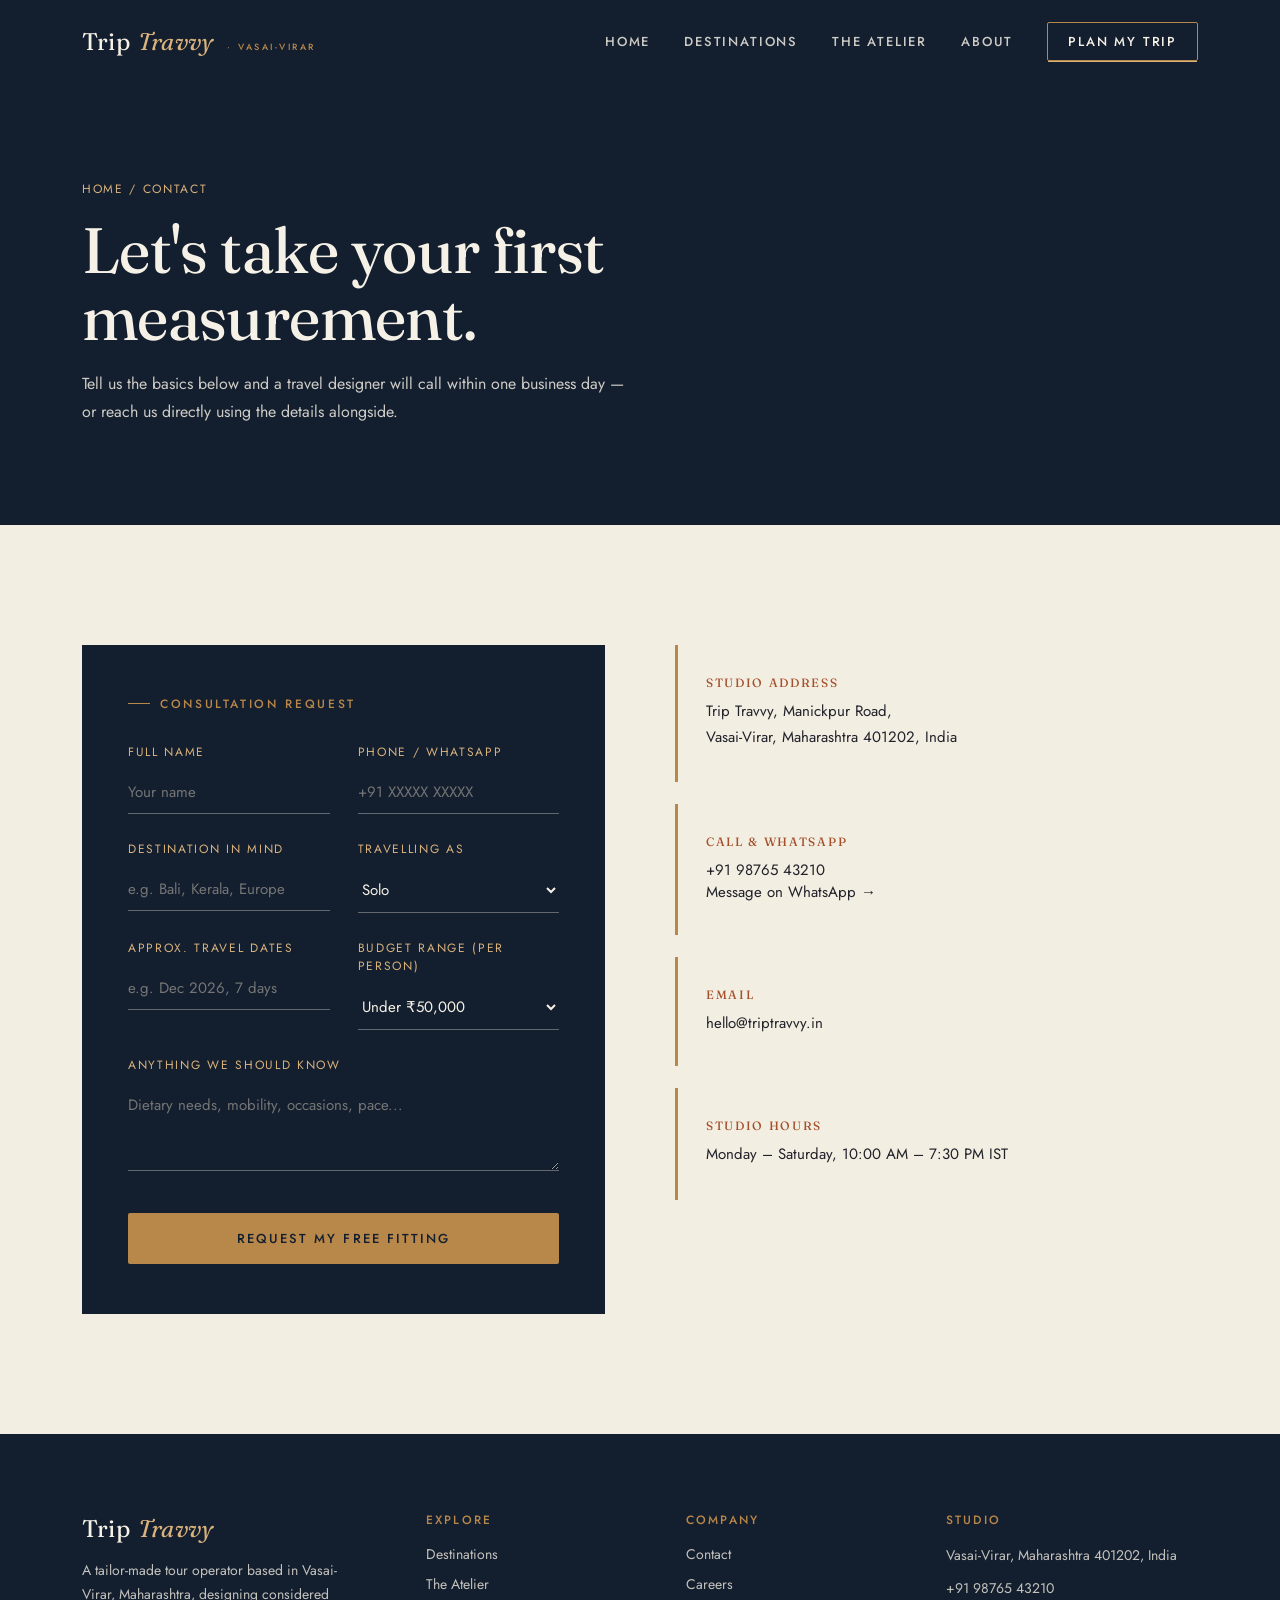
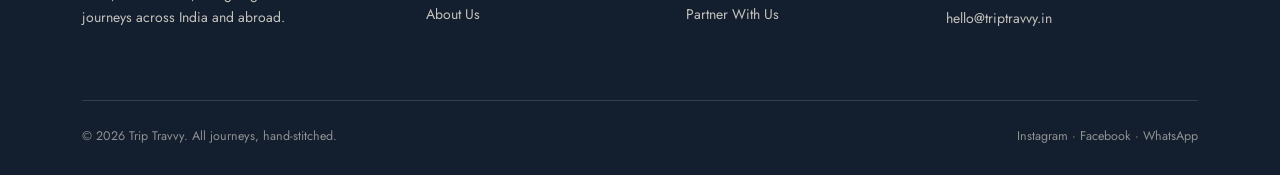
<file: contact.html>
<!DOCTYPE html>
<html lang="en">
<head>
<meta charset="UTF-8">
<meta name="viewport" content="width=device-width, initial-scale=1.0">
<title>Contact — Trip Travvy</title>
<meta name="description" content="Start your bespoke journey with Trip Travvy. Reach our Vasai-Virar studio by phone, WhatsApp, email, or book a free consultation online.">
<link rel="canonical" href="https://www.triptravvy.in/contact.html">
<link rel="icon" type="image/svg+xml" href="favicon.svg">
<link rel="apple-touch-icon" href="apple-touch-icon.png">
<link rel="manifest" href="site.webmanifest">
<meta name="theme-color" content="#131E2E">
<meta property="og:type" content="website">
<meta property="og:site_name" content="Trip Travvy">
<meta property="og:title" content="Contact — Trip Travvy">
<meta property="og:description" content="Start your bespoke journey with Trip Travvy. Reach our Vasai-Virar studio by phone, WhatsApp, email, or book a free consultation online.">
<meta property="og:url" content="https://www.triptravvy.in/contact.html">
<meta property="og:image" content="https://images.unsplash.com/photo-1602216056096-3b40cc0c9944?auto=format&fit=crop&w=1200&q=80">
<meta name="twitter:card" content="summary_large_image">
<meta name="twitter:title" content="Contact — Trip Travvy">
<meta name="twitter:description" content="Start your bespoke journey with Trip Travvy. Reach our Vasai-Virar studio by phone, WhatsApp, email, or book a free consultation online.">
<meta name="twitter:image" content="https://images.unsplash.com/photo-1602216056096-3b40cc0c9944?auto=format&fit=crop&w=1200&q=80">
<link rel="stylesheet" href="styles.css">
<noscript><style>.reveal{opacity:1 !important; transform:none !important;} .stitch path{stroke-dashoffset:0 !important;}</style></noscript>
<style>
.form-wrap{background:var(--ink); padding:50px 46px; color:var(--cream);}
.field{margin-bottom:26px;}
.field label{display:block; font-size:12px; text-transform:uppercase; letter-spacing:.14em; color:var(--brass-light); margin-bottom:10px;}
.field input, .field select, .field textarea{
  width:100%; background:transparent; border:none; border-bottom:1px solid rgba(246,241,230,.35);
  color:var(--cream); font-family:var(--sans); font-size:15px; padding:10px 0; outline:none;
  transition:border-color .3s ease;
}
.field input:focus, .field select:focus, .field textarea:focus{border-color:var(--brass);}
.field select option{color:#111;}
.row2{display:grid; grid-template-columns:1fr 1fr; gap:28px;}
@media(max-width:560px){.row2{grid-template-columns:1fr;}}
.contact-info-card{padding:32px 28px; background:var(--linen-light); border-left:3px solid var(--brass); margin-bottom:22px;}
.contact-info-card h4{font-size:12px; text-transform:uppercase; letter-spacing:.14em; color:var(--terracotta); margin-bottom:10px;}
.contact-info-card p, .contact-info-card a{font-size:15px; display:block;}
#successMsg{display:none; padding:18px 22px; background:rgba(184,135,74,.15); border:1px solid var(--brass); color:var(--brass-light); font-size:14px; margin-top:20px;}
</style>
</head>
<body>

<div class="tape-progress"><div class="tape-progress__fill"></div></div>

<header class="site">
  <div class="wrap">
    <a href="index.html" class="logo">Trip <em>Travvy</em><small>&nbsp;· Vasai-Virar</small></a>
    <nav class="mainnav">
      <a href="index.html">Home</a>
      <a href="destinations.html">Destinations</a>
      <a href="experiences.html">The Atelier</a>
      <a href="about.html">About</a>
      <a href="contact.html" class="nav-cta active">Plan My Trip</a>
    </nav>
    <button class="nav-toggle" aria-label="Menu"><span></span><span></span><span></span></button>
  </div>
</header>

<section class="pagehero">
  <div class="wrap">
    <div class="crumb">Home / Contact</div>
    <h1 style="max-width:14ch;">Let's take your first measurement.</h1>
    <p style="max-width:560px; margin-top:20px; font-size:16px; color:rgba(246,241,230,.82);">Tell us the basics below and a travel designer will call within one business day — or reach us directly using the details alongside.</p>
  </div>
</section>

<section class="section-pad bg-linen">
  <div class="wrap">
    <div class="two-col" style="align-items:flex-start;">

      <form class="form-wrap reveal" id="consultForm">
        <div class="eyebrow" style="margin-bottom:30px;">Consultation Request</div>

        <div class="row2">
          <div class="field">
            <label for="name">Full Name</label>
            <input type="text" id="name" required placeholder="Your name">
          </div>
          <div class="field">
            <label for="phone">Phone / WhatsApp</label>
            <input type="tel" id="phone" required placeholder="+91 XXXXX XXXXX">
          </div>
        </div>

        <div class="row2">
          <div class="field">
            <label for="dest">Destination in Mind</label>
            <input type="text" id="dest" placeholder="e.g. Bali, Kerala, Europe">
          </div>
          <div class="field">
            <label for="travellers">Travelling As</label>
            <select id="travellers">
              <option>Solo</option>
              <option>Couple</option>
              <option>Family with kids</option>
              <option>Family with seniors</option>
              <option>Group of friends</option>
            </select>
          </div>
        </div>

        <div class="row2">
          <div class="field">
            <label for="dates">Approx. Travel Dates</label>
            <input type="text" id="dates" placeholder="e.g. Dec 2026, 7 days">
          </div>
          <div class="field">
            <label for="budget">Budget Range (per person)</label>
            <select id="budget">
              <option>Under ₹50,000</option>
              <option>₹50,000 – ₹1,00,000</option>
              <option>₹1,00,000 – ₹2,00,000</option>
              <option>₹2,00,000+</option>
            </select>
          </div>
        </div>

        <div class="field">
          <label for="notes">Anything We Should Know</label>
          <textarea id="notes" rows="3" placeholder="Dietary needs, mobility, occasions, pace..."></textarea>
        </div>

        <button type="submit" class="btn btn-primary" style="width:100%; justify-content:center; margin-top:10px;">Request My Free Fitting</button>
        <div id="successMsg">Thank you — your request has been noted. A Trip Travvy designer will reach out within one business day.</div>
      </form>

      <div class="reveal reveal-d1">
        <div class="contact-info-card">
          <h4>Studio Address</h4>
          <p>Trip Travvy, Manickpur Road,<br>Vasai-Virar, Maharashtra 401202, India</p>
        </div>
        <div class="contact-info-card">
          <h4>Call &amp; WhatsApp</h4>
          <a href="tel:+919876543210">+91 98765 43210</a>
          <a href="https://wa.me/919876543210">Message on WhatsApp →</a>
        </div>
        <div class="contact-info-card">
          <h4>Email</h4>
          <a href="mailto:hello@triptravvy.in">hello@triptravvy.in</a>
        </div>
        <div class="contact-info-card">
          <h4>Studio Hours</h4>
          <p>Monday – Saturday, 10:00 AM – 7:30 PM IST</p>
        </div>
      </div>

    </div>
  </div>
</section>

<footer class="site">
  <div class="wrap">
    <div class="foot-grid">
      <div>
        <div class="logo" style="margin-bottom:16px;">Trip <em>Travvy</em></div>
        <p style="max-width:280px;">A tailor-made tour operator based in Vasai-Virar, Maharashtra, designing considered journeys across India and abroad.</p>
      </div>
      <div>
        <h4>Explore</h4>
        <a href="destinations.html">Destinations</a>
        <a href="experiences.html">The Atelier</a>
        <a href="about.html">About Us</a>
      </div>
      <div>
        <h4>Company</h4>
        <a href="contact.html">Contact</a>
        <a href="contact.html">Careers</a>
        <a href="contact.html">Partner With Us</a>
      </div>
      <div>
        <h4>Studio</h4>
        <p>Vasai-Virar, Maharashtra 401202, India</p>
        <a href="tel:+919876543210">+91 98765 43210</a>
        <a href="mailto:hello@triptravvy.in">hello@triptravvy.in</a>
      </div>
    </div>
    <div class="foot-bottom">
      <div>© 2026 Trip Travvy. All journeys, hand-stitched.</div>
      <div>Instagram · Facebook · WhatsApp</div>
    </div>
  </div>
</footer>

<script src="script.js"></script>
<script>
  document.getElementById('consultForm').addEventListener('submit', function(e){
    e.preventDefault();
    document.getElementById('successMsg').style.display = 'block';
    this.querySelector('button[type="submit"]').style.opacity = '0.6';
    this.querySelector('button[type="submit"]').innerText = 'Request Sent';
  });
</script>
</body>
</html>
</file>
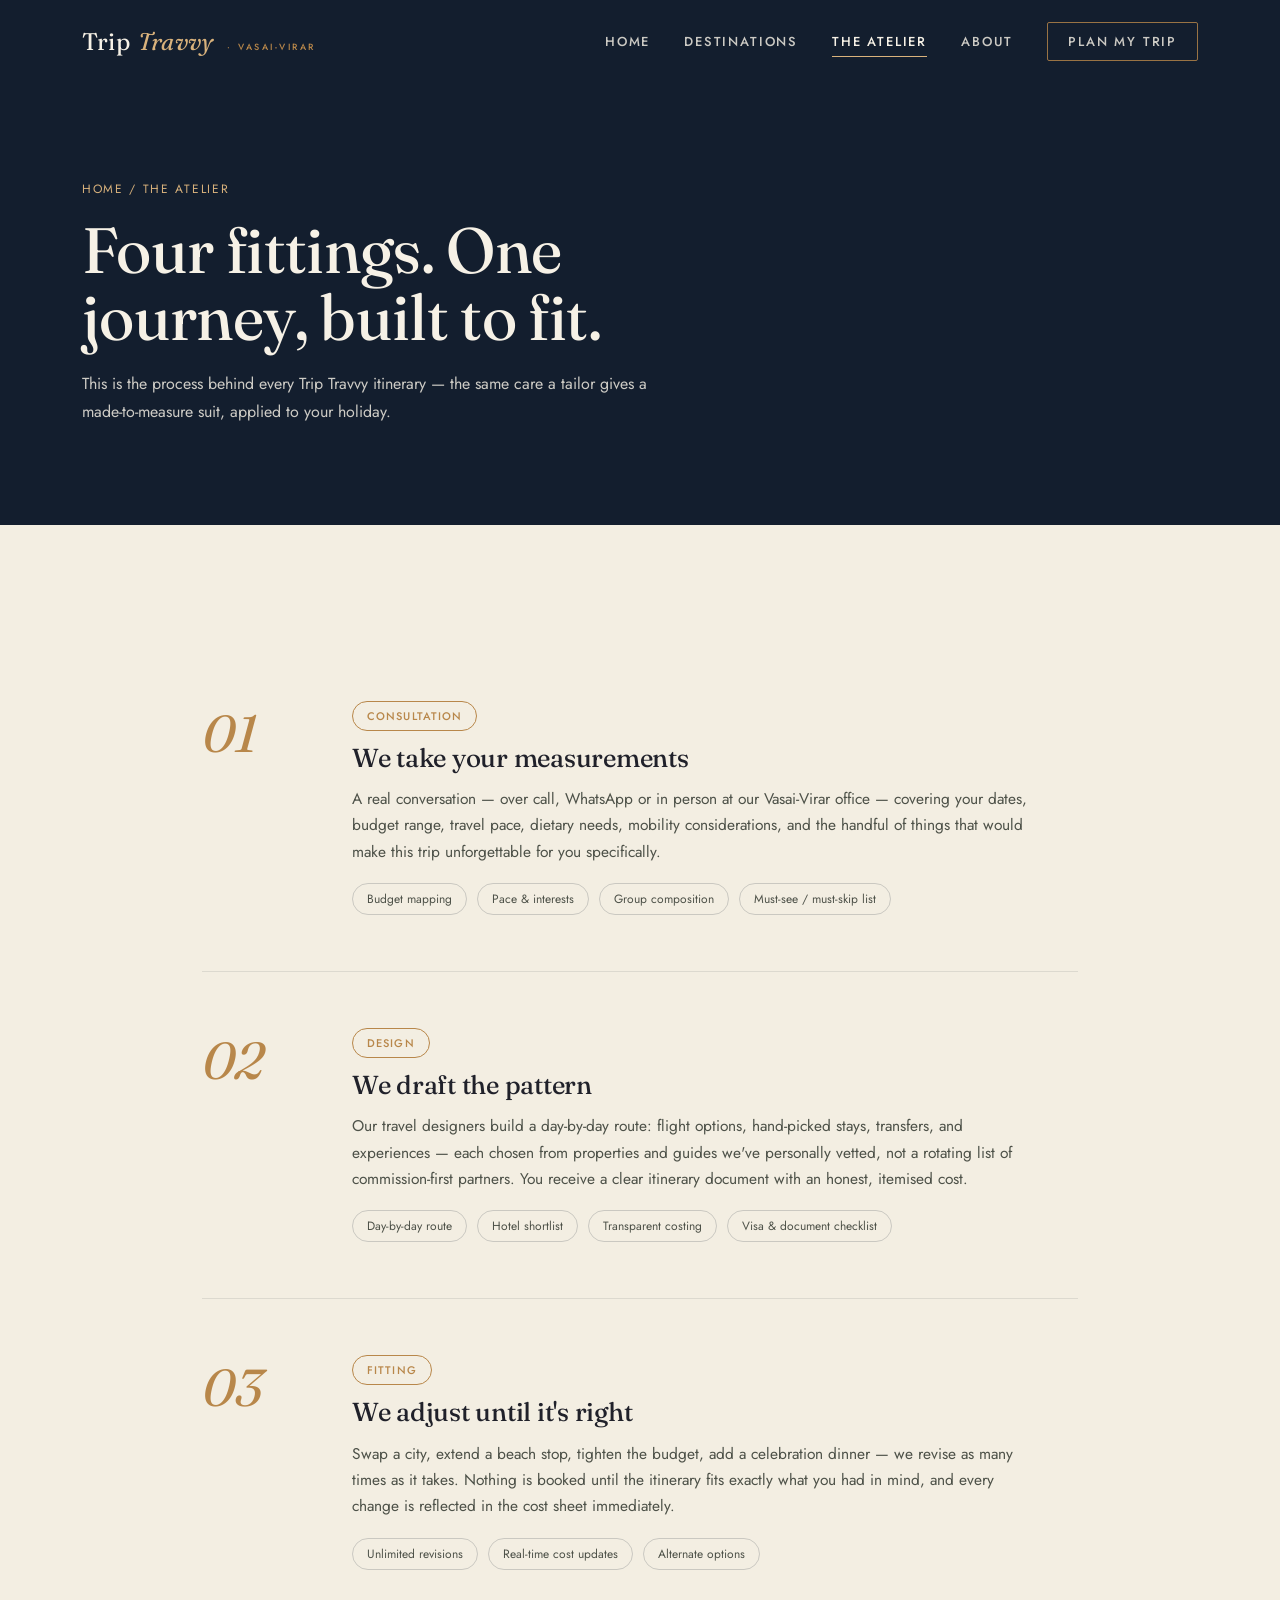
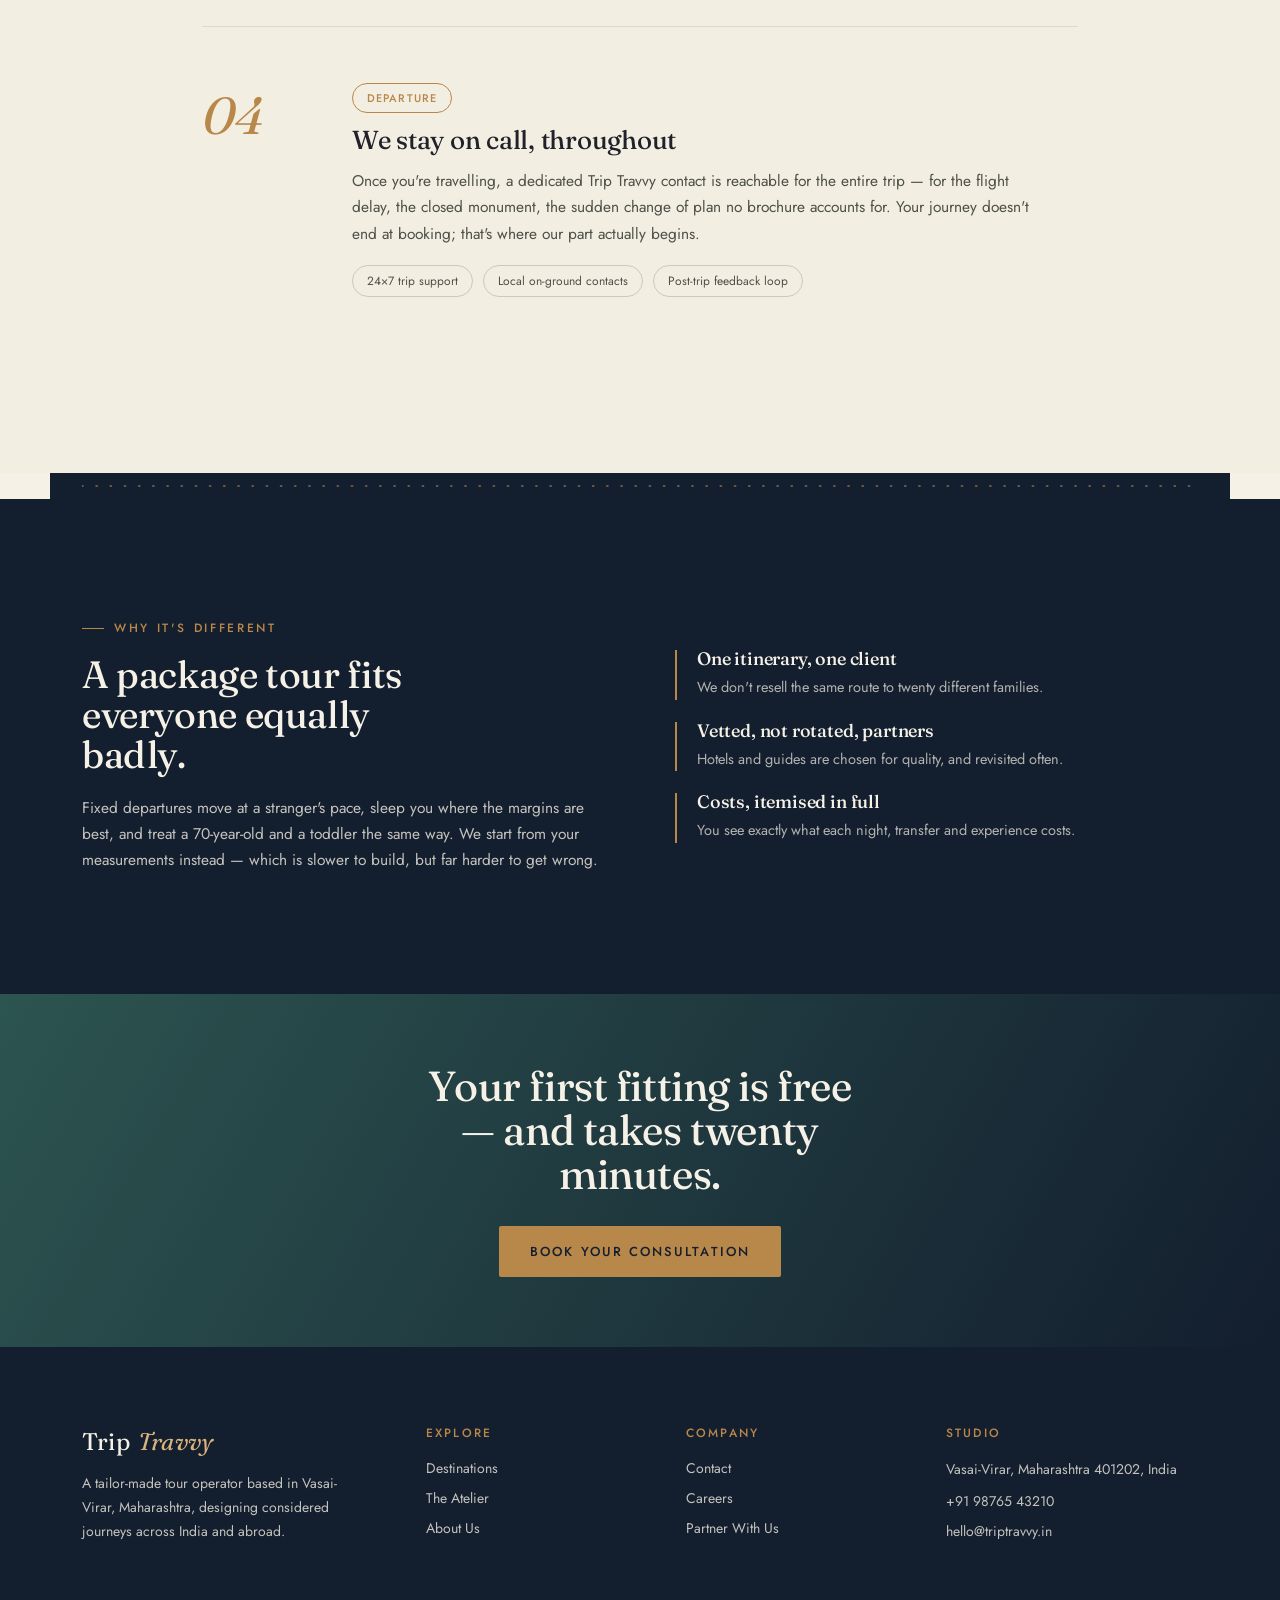
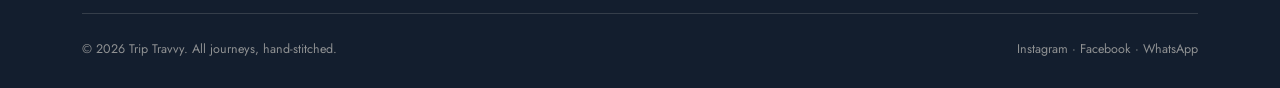
<file: experiences.html>
<!DOCTYPE html>
<html lang="en">
<head>
<meta charset="UTF-8">
<meta name="viewport" content="width=device-width, initial-scale=1.0">
<title>The Atelier — How We Tailor a Trip | Trip Travvy</title>
<meta name="description" content="Inside Trip Travvy's four-fitting process for designing bespoke journeys — consultation, design, fitting and departure.">
<link rel="canonical" href="https://www.triptravvy.in/experiences.html">
<link rel="icon" type="image/svg+xml" href="favicon.svg">
<link rel="apple-touch-icon" href="apple-touch-icon.png">
<link rel="manifest" href="site.webmanifest">
<meta name="theme-color" content="#131E2E">
<meta property="og:type" content="website">
<meta property="og:site_name" content="Trip Travvy">
<meta property="og:title" content="The Atelier — How We Tailor a Trip | Trip Travvy">
<meta property="og:description" content="Inside Trip Travvy's four-fitting process for designing bespoke journeys — consultation, design, fitting and departure.">
<meta property="og:url" content="https://www.triptravvy.in/experiences.html">
<meta property="og:image" content="https://images.unsplash.com/photo-1602216056096-3b40cc0c9944?auto=format&fit=crop&w=1200&q=80">
<meta name="twitter:card" content="summary_large_image">
<meta name="twitter:title" content="The Atelier — How We Tailor a Trip | Trip Travvy">
<meta name="twitter:description" content="Inside Trip Travvy's four-fitting process for designing bespoke journeys — consultation, design, fitting and departure.">
<meta name="twitter:image" content="https://images.unsplash.com/photo-1602216056096-3b40cc0c9944?auto=format&fit=crop&w=1200&q=80">
<link rel="stylesheet" href="styles.css">
<noscript><style>.reveal{opacity:1 !important; transform:none !important;} .stitch path{stroke-dashoffset:0 !important;}</style></noscript>
<style>
.process-row{display:grid; grid-template-columns:110px 1fr; gap:40px; padding:56px 0; border-bottom:1px solid rgba(19,30,46,.1); align-items:flex-start;}
.process-row:last-child{border-bottom:none;}
.process-row .num{font-family:var(--serif); font-style:italic; font-size:52px; color:var(--brass);}
.process-row h3{font-size:26px; margin-bottom:14px;}
.process-row p{font-size:15.5px; color:#4d5148; max-width:680px;}
.included{display:flex; gap:10px; flex-wrap:wrap; margin-top:18px;}
.included span{font-size:12px; padding:6px 14px; border:1px solid rgba(19,30,46,.18); border-radius:20px; color:#4d5148;}
@media(max-width:640px){.process-row{grid-template-columns:1fr;}}
</style>
</head>
<body>

<div class="tape-progress"><div class="tape-progress__fill"></div></div>

<header class="site">
  <div class="wrap">
    <a href="index.html" class="logo">Trip <em>Travvy</em><small>&nbsp;· Vasai-Virar</small></a>
    <nav class="mainnav">
      <a href="index.html">Home</a>
      <a href="destinations.html">Destinations</a>
      <a href="experiences.html" class="active">The Atelier</a>
      <a href="about.html">About</a>
      <a href="contact.html" class="nav-cta">Plan My Trip</a>
    </nav>
    <button class="nav-toggle" aria-label="Menu"><span></span><span></span><span></span></button>
  </div>
</header>

<section class="pagehero">
  <div class="wrap">
    <div class="crumb">Home / The Atelier</div>
    <h1 style="max-width:14ch;">Four fittings. One journey, built to fit.</h1>
    <p style="max-width:600px; margin-top:20px; font-size:16px; color:rgba(246,241,230,.82);">This is the process behind every Trip Travvy itinerary — the same care a tailor gives a made-to-measure suit, applied to your holiday.</p>
  </div>
</section>

<section class="section-pad bg-linen">
  <div class="wrap" style="max-width:940px;">

    <div class="process-row reveal">
      <div class="num">01</div>
      <div>
        <div class="pill" style="margin-bottom:14px;">Consultation</div>
        <h3>We take your measurements</h3>
        <p>A real conversation — over call, WhatsApp or in person at our Vasai-Virar office — covering your dates, budget range, travel pace, dietary needs, mobility considerations, and the handful of things that would make this trip unforgettable for you specifically.</p>
        <div class="included">
          <span>Budget mapping</span><span>Pace &amp; interests</span><span>Group composition</span><span>Must-see / must-skip list</span>
        </div>
      </div>
    </div>

    <div class="process-row reveal">
      <div class="num">02</div>
      <div>
        <div class="pill" style="margin-bottom:14px;">Design</div>
        <h3>We draft the pattern</h3>
        <p>Our travel designers build a day-by-day route: flight options, hand-picked stays, transfers, and experiences — each chosen from properties and guides we've personally vetted, not a rotating list of commission-first partners. You receive a clear itinerary document with an honest, itemised cost.</p>
        <div class="included">
          <span>Day-by-day route</span><span>Hotel shortlist</span><span>Transparent costing</span><span>Visa &amp; document checklist</span>
        </div>
      </div>
    </div>

    <div class="process-row reveal">
      <div class="num">03</div>
      <div>
        <div class="pill" style="margin-bottom:14px;">Fitting</div>
        <h3>We adjust until it's right</h3>
        <p>Swap a city, extend a beach stop, tighten the budget, add a celebration dinner — we revise as many times as it takes. Nothing is booked until the itinerary fits exactly what you had in mind, and every change is reflected in the cost sheet immediately.</p>
        <div class="included">
          <span>Unlimited revisions</span><span>Real-time cost updates</span><span>Alternate options</span>
        </div>
      </div>
    </div>

    <div class="process-row reveal">
      <div class="num">04</div>
      <div>
        <div class="pill" style="margin-bottom:14px;">Departure</div>
        <h3>We stay on call, throughout</h3>
        <p>Once you're travelling, a dedicated Trip Travvy contact is reachable for the entire trip — for the flight delay, the closed monument, the sudden change of plan no brochure accounts for. Your journey doesn't end at booking; that's where our part actually begins.</p>
        <div class="included">
          <span>24×7 trip support</span><span>Local on-ground contacts</span><span>Post-trip feedback loop</span>
        </div>
      </div>
    </div>

  </div>
</section>

<div class="stitch bg-ink"><svg viewBox="0 0 1180 26" preserveAspectRatio="none"><path d="M0,13 H1180"/></svg></div>

<section class="section-pad bg-ink">
  <div class="wrap">
    <div class="two-col">
      <div class="reveal">
        <div class="eyebrow">Why It's Different</div>
        <h2 style="font-size:clamp(26px,3.2vw,38px); margin-top:18px; max-width:14ch;">A package tour fits everyone equally badly.</h2>
        <p style="color:rgba(246,241,230,.78); margin-top:20px; font-size:15.5px;">Fixed departures move at a stranger's pace, sleep you where the margins are best, and treat a 70-year-old and a toddler the same way. We start from your measurements instead — which is slower to build, but far harder to get wrong.</p>
      </div>
      <div class="reveal reveal-d1" style="display:grid; gap:22px;">
        <div style="border-left:2px solid var(--brass); padding-left:20px;">
          <h3 style="font-size:18px; font-weight:500;">One itinerary, one client</h3>
          <p style="color:rgba(246,241,230,.7); font-size:14.5px; margin-top:6px;">We don't resell the same route to twenty different families.</p>
        </div>
        <div style="border-left:2px solid var(--brass); padding-left:20px;">
          <h3 style="font-size:18px; font-weight:500;">Vetted, not rotated, partners</h3>
          <p style="color:rgba(246,241,230,.7); font-size:14.5px; margin-top:6px;">Hotels and guides are chosen for quality, and revisited often.</p>
        </div>
        <div style="border-left:2px solid var(--brass); padding-left:20px;">
          <h3 style="font-size:18px; font-weight:500;">Costs, itemised in full</h3>
          <p style="color:rgba(246,241,230,.7); font-size:14.5px; margin-top:6px;">You see exactly what each night, transfer and experience costs.</p>
        </div>
      </div>
    </div>
  </div>
</section>

<section class="section-pad-sm" style="background:linear-gradient(120deg, var(--teal), var(--ink)); color:var(--cream); text-align:center;">
  <div class="wrap">
    <h2 class="reveal" style="font-size:clamp(26px,4vw,42px); max-width:16ch; margin:0 auto;">Your first fitting is free — and takes twenty minutes.</h2>
    <a href="contact.html" class="btn btn-primary reveal reveal-d1" style="margin-top:30px;">Book Your Consultation</a>
  </div>
</section>

<footer class="site">
  <div class="wrap">
    <div class="foot-grid">
      <div>
        <div class="logo" style="margin-bottom:16px;">Trip <em>Travvy</em></div>
        <p style="max-width:280px;">A tailor-made tour operator based in Vasai-Virar, Maharashtra, designing considered journeys across India and abroad.</p>
      </div>
      <div>
        <h4>Explore</h4>
        <a href="destinations.html">Destinations</a>
        <a href="experiences.html">The Atelier</a>
        <a href="about.html">About Us</a>
      </div>
      <div>
        <h4>Company</h4>
        <a href="contact.html">Contact</a>
        <a href="contact.html">Careers</a>
        <a href="contact.html">Partner With Us</a>
      </div>
      <div>
        <h4>Studio</h4>
        <p>Vasai-Virar, Maharashtra 401202, India</p>
        <a href="tel:+919876543210">+91 98765 43210</a>
        <a href="mailto:hello@triptravvy.in">hello@triptravvy.in</a>
      </div>
    </div>
    <div class="foot-bottom">
      <div>© 2026 Trip Travvy. All journeys, hand-stitched.</div>
      <div>Instagram · Facebook · WhatsApp</div>
    </div>
  </div>
</footer>

<script src="script.js"></script>
</body>
</html>
</file>
<file: styles.css>
/* ============================================================
   TRIP TRAVVY — Design System
   Concept: a tailor's atelier for journeys. Every destination is
   cut, measured and stitched like a bespoke garment.
   Palette:  Ink Navy / Aged Brass / Vasai Terracotta / Linen / Konkan Teal
   ============================================================ */

@import url('https://fonts.googleapis.com/css2?family=Fraunces:ital,opsz,wght@0,9..144,300;0,9..144,450;0,9..144,600;1,9..144,400;1,9..144,500&family=Jost:wght@300;400;500;600&display=swap');

:root{
  --ink: #131E2E;
  --ink-soft: #1E2C42;
  --brass: #B8874A;
  --brass-light: #D9B27C;
  --terracotta: #A5502B;
  --teal: #2C5450;
  --linen: #EAE3D3;
  --linen-light: #F3EEE2;
  --cream: #F6F1E6;
  --ink-text: #20212a;
  --stitch: rgba(184,135,74,0.55);

  --serif: 'Fraunces', serif;
  --sans: 'Jost', sans-serif;

  --container: 1180px;
  --edge: 16px; /* pinking notch size */
}

*{box-sizing:border-box; -webkit-print-color-adjust:exact; print-color-adjust:exact;}
html{scroll-behavior:smooth;}
@media print{
  .bg-ink, .bg-teal, [style*="background:var(--ink)"], [style*="background:linear-gradient"]{
    -webkit-print-color-adjust:exact !important; print-color-adjust:exact !important;
  }
}
@media (prefers-reduced-motion: reduce){
  .reveal{opacity:1 !important; transform:none !important; transition:none !important;}
  .stitch path{stroke-dashoffset:0 !important; transition:none !important;}
}
body{
  margin:0;
  font-family:var(--sans);
  color:var(--ink-text);
  background:var(--cream);
  -webkit-font-smoothing:antialiased;
  overflow-x:hidden;
}
img{max-width:100%;display:block;}
a{color:inherit;text-decoration:none;}
h1,h2,h3,h4{font-family:var(--serif);font-weight:450;margin:0;line-height:1.05;letter-spacing:-0.01em;}
p{margin:0;line-height:1.7;}
.wrap{max-width:var(--container);margin:0 auto;padding:0 32px;}

.eyebrow{
  font-family:var(--sans);
  text-transform:uppercase;
  letter-spacing:0.22em;
  font-size:12px;
  font-weight:500;
  color:var(--brass);
  display:flex;
  align-items:center;
  gap:10px;
}
.eyebrow::before{
  content:"";
  width:22px;height:1px;background:var(--brass);
  display:inline-block;
}

/* ---------- Measuring-tape scroll progress ---------- */
.tape-progress{
  position:fixed; top:0; left:0; height:4px; width:100%;
  z-index:999; background:transparent;
  pointer-events:none;
}
.tape-progress__fill{
  height:100%; width:0%;
  background:repeating-linear-gradient(90deg,var(--brass) 0 8px,var(--brass-light) 8px 9px,var(--brass) 9px 18px);
  transition:width .08s linear;
}

/* ---------- Header ---------- */
header.site{
  position:fixed; top:0; left:0; right:0; z-index:100;
  padding:22px 0;
  transition:padding .35s ease, background .35s ease, box-shadow .35s ease;
}
header.site .wrap{display:flex;align-items:center;justify-content:space-between;}
header.site.scrolled{
  padding:12px 0;
  background:rgba(19,30,46,0.92);
  backdrop-filter:blur(10px);
  box-shadow:0 8px 30px rgba(0,0,0,.15);
}
.logo{
  font-family:var(--serif); font-size:24px; letter-spacing:0.01em;
  color:var(--cream); display:flex; align-items:baseline; gap:8px;
}
.logo em{font-style:italic;color:var(--brass-light);}
.logo small{
  font-family:var(--sans); font-size:9px; letter-spacing:.28em;
  text-transform:uppercase; color:var(--brass); font-weight:500;
}
nav.mainnav{display:flex; gap:34px; align-items:center;}
nav.mainnav a{
  font-size:13px; text-transform:uppercase; letter-spacing:.14em;
  color:var(--cream); opacity:.82; position:relative; padding:4px 0;
  font-weight:500;
}
nav.mainnav a::after{
  content:""; position:absolute; left:0; bottom:-2px; height:1px; width:0;
  background:var(--brass-light); transition:width .3s ease;
}
nav.mainnav a:hover::after, nav.mainnav a.active::after{width:100%;}
nav.mainnav a.active{opacity:1;}
.nav-cta{
  border:1px solid var(--brass); padding:9px 20px !important; border-radius:2px;
  letter-spacing:.14em;
}
.nav-toggle{display:none;}

/* ---------- Buttons ---------- */
.btn{
  display:inline-flex; align-items:center; gap:10px;
  font-family:var(--sans); font-size:13px; text-transform:uppercase;
  letter-spacing:.16em; font-weight:500; padding:15px 30px;
  border-radius:2px; cursor:pointer; border:1px solid transparent;
  transition:transform .3s ease, box-shadow .3s ease, background .3s ease, color .3s ease;
}
.btn-primary{background:var(--brass); color:var(--ink);}
.btn-primary:hover{transform:translateY(-2px); box-shadow:0 12px 26px rgba(184,135,74,.35);}
.btn-ghost{border-color:rgba(246,241,230,.5); color:var(--cream);}
.btn-ghost:hover{background:rgba(246,241,230,.1); transform:translateY(-2px);}
.btn-dark{border-color:var(--ink); color:var(--ink);}
.btn-dark:hover{background:var(--ink); color:var(--cream); transform:translateY(-2px);}
.btn svg{width:14px;height:14px;transition:transform .3s ease;}
.btn:hover svg{transform:translateX(4px);}

/* ---------- Stitch divider (the basting seam) ---------- */
.stitch{
  width:100%; height:26px; margin:0 auto; max-width:var(--container);
  padding:0 32px;
}
.stitch svg{width:100%;height:100%;display:block;}
.stitch path{
  fill:none; stroke:var(--stitch); stroke-width:2;
  stroke-dasharray:1 14; stroke-linecap:round;
  stroke-dashoffset:600;
  transition:stroke-dashoffset 1.8s ease;
}
.stitch.in-view path{stroke-dashoffset:0;}

/* ---------- Sections ---------- */
section{position:relative;}
.section-pad{padding:120px 0;}
.section-pad-sm{padding:70px 0;}
.bg-ink{background:var(--ink);color:var(--cream);}
.bg-linen{background:var(--linen-light);}
.bg-teal{background:var(--teal);color:var(--cream);}

/* reveal on scroll */
.reveal{opacity:0; transform:translateY(28px); transition:opacity .8s ease, transform .8s ease;}
.reveal.in-view{opacity:1; transform:translateY(0);}
.reveal-d1{transition-delay:.08s;}
.reveal-d2{transition-delay:.16s;}
.reveal-d3{transition-delay:.24s;}
.reveal-d4{transition-delay:.32s;}

/* ---------- Fabric-swatch card (pinked edge) ---------- */
.swatch{
  position:relative;
  background:var(--cream);
  clip-path: polygon(
    0% var(--edge), var(--edge) 0%, calc(100% - var(--edge)) 0%, 100% var(--edge),
    100% calc(100% - var(--edge)), calc(100% - var(--edge)) 100%, var(--edge) 100%, 0% calc(100% - var(--edge))
  );
  box-shadow:0 24px 50px -20px rgba(19,30,46,.35);
  transition:transform .45s cubic-bezier(.2,.8,.2,1), box-shadow .45s ease;
  overflow:hidden;
}
.swatch:hover{transform:translateY(-8px) rotate(-0.4deg); box-shadow:0 34px 60px -18px rgba(19,30,46,.45);}
.swatch__img{height:230px; width:100%; position:relative; overflow:hidden; background:linear-gradient(135deg,var(--teal),var(--ink));}
.swatch__img img{width:100%; height:100%; object-fit:cover; position:absolute; inset:0; filter:saturate(1.02);}
.swatch__body{padding:26px 26px 30px;}
.swatch__body h3{font-size:23px; margin-bottom:6px;}
.swatch__body .region{font-size:11px; text-transform:uppercase; letter-spacing:.16em; color:var(--terracotta); font-weight:500;}
.swatch__body p{font-size:14.5px; color:#565a52; margin-top:10px;}
.swatch__tag{
  position:absolute; top:16px; right:-6px;
  background:var(--ink); color:var(--cream);
  font-family:var(--sans); font-size:11px; letter-spacing:.08em;
  padding:7px 16px 7px 12px; display:flex; align-items:center; gap:6px;
  clip-path: polygon(0 0, 100% 0, 100% 100%, 0 100%, 12px 50%);
}
.swatch__tag::before{content:"";width:5px;height:5px;border-radius:50%;background:var(--brass-light);}

.swatch-grid{
  display:grid; grid-template-columns:repeat(3,1fr); gap:40px 30px;
  margin-top:60px;
}
@media(max-width:980px){.swatch-grid{grid-template-columns:repeat(2,1fr);}}
@media(max-width:640px){.swatch-grid{grid-template-columns:1fr;}}

/* ---------- Measuring numerals (process steps) ---------- */
.measure-num{
  font-family:var(--serif); font-style:italic; font-size:15px;
  color:var(--brass-light); letter-spacing:.02em;
}
.step-icon{
  width:44px; height:44px; border:1px solid var(--brass); border-radius:50%;
  display:flex; align-items:center; justify-content:center; margin-bottom:18px;
}
.step-icon svg{width:19px;height:19px;stroke:var(--brass-light);}
.stars{display:flex; gap:3px; margin-bottom:14px;}
.stars svg{width:14px;height:14px;fill:var(--brass);}

/* ---------- Footer ---------- */
footer.site{
  background:var(--ink); color:var(--cream); padding:80px 0 30px;
}
.foot-grid{
  display:grid; grid-template-columns:1.4fr 1fr 1fr 1.2fr; gap:50px;
  padding-bottom:60px; border-bottom:1px solid rgba(246,241,230,.15);
}
@media(max-width:860px){.foot-grid{grid-template-columns:1fr 1fr; row-gap:40px;}}
.foot-grid h4{
  font-family:var(--sans); font-size:12px; text-transform:uppercase;
  letter-spacing:.18em; color:var(--brass); margin-bottom:18px; font-weight:500;
}
.foot-grid a, .foot-grid p{font-size:14px; color:rgba(246,241,230,.78); display:block; margin-bottom:10px;}
.foot-grid a:hover{color:var(--brass-light);}
.foot-bottom{
  display:flex; justify-content:space-between; align-items:center; padding-top:26px;
  font-size:12.5px; color:rgba(246,241,230,.55); flex-wrap:wrap; gap:12px;
}

/* ---------- Misc shared ---------- */
.two-col{display:grid; grid-template-columns:1fr 1fr; gap:70px; align-items:center;}
@media(max-width:860px){.two-col{grid-template-columns:1fr; gap:36px;}}
.grid-3{display:grid; grid-template-columns:repeat(3,1fr);}
.grid-4{display:grid; grid-template-columns:repeat(4,1fr);}
@media(max-width:860px){.grid-3,.grid-4{grid-template-columns:repeat(2,1fr);}}
@media(max-width:600px){.grid-2,.grid-3,.grid-4{grid-template-columns:1fr;}}
.pill{
  display:inline-block; padding:6px 14px; border:1px solid var(--brass);
  border-radius:20px; font-size:11px; letter-spacing:.1em; text-transform:uppercase;
  color:var(--brass); font-weight:500;
}
.stat{font-family:var(--serif); font-size:44px; color:var(--ink);}
.stat span{display:block; font-family:var(--sans); font-size:12px; letter-spacing:.12em; text-transform:uppercase; color:#767b70; margin-top:6px;}

/* page hero (interior pages) */
.pagehero{
  padding:180px 0 100px; background:var(--ink); color:var(--cream); position:relative; overflow:hidden;
}
.pagehero .wrap{position:relative; z-index:2;}
.pagehero h1{font-size:clamp(36px,5vw,64px); font-weight:450;}
.pagehero .crumb{font-size:12px; letter-spacing:.14em; text-transform:uppercase; color:var(--brass-light); margin-bottom:18px;}

/* thread accent line (decorative, absolute) */
.thread-svg{position:absolute; pointer-events:none; opacity:.35;}

::selection{background:var(--brass); color:var(--ink);}

/* mobile nav */
@media(max-width:900px){
  nav.mainnav{
    position:fixed; inset:0 0 0 auto; width:78%; max-width:340px;
    background:var(--ink); flex-direction:column; align-items:flex-start;
    padding:110px 36px 40px; gap:26px; transform:translateX(100%);
    transition:transform .4s ease; z-index:95;
  }
  nav.mainnav.open{transform:translateX(0);}
  .nav-toggle{
    display:flex; flex-direction:column; gap:5px; background:none; border:none;
    cursor:pointer; z-index:96; padding:6px;
  }
  .nav-toggle span{width:24px; height:2px; background:var(--cream);}
}
</file>
